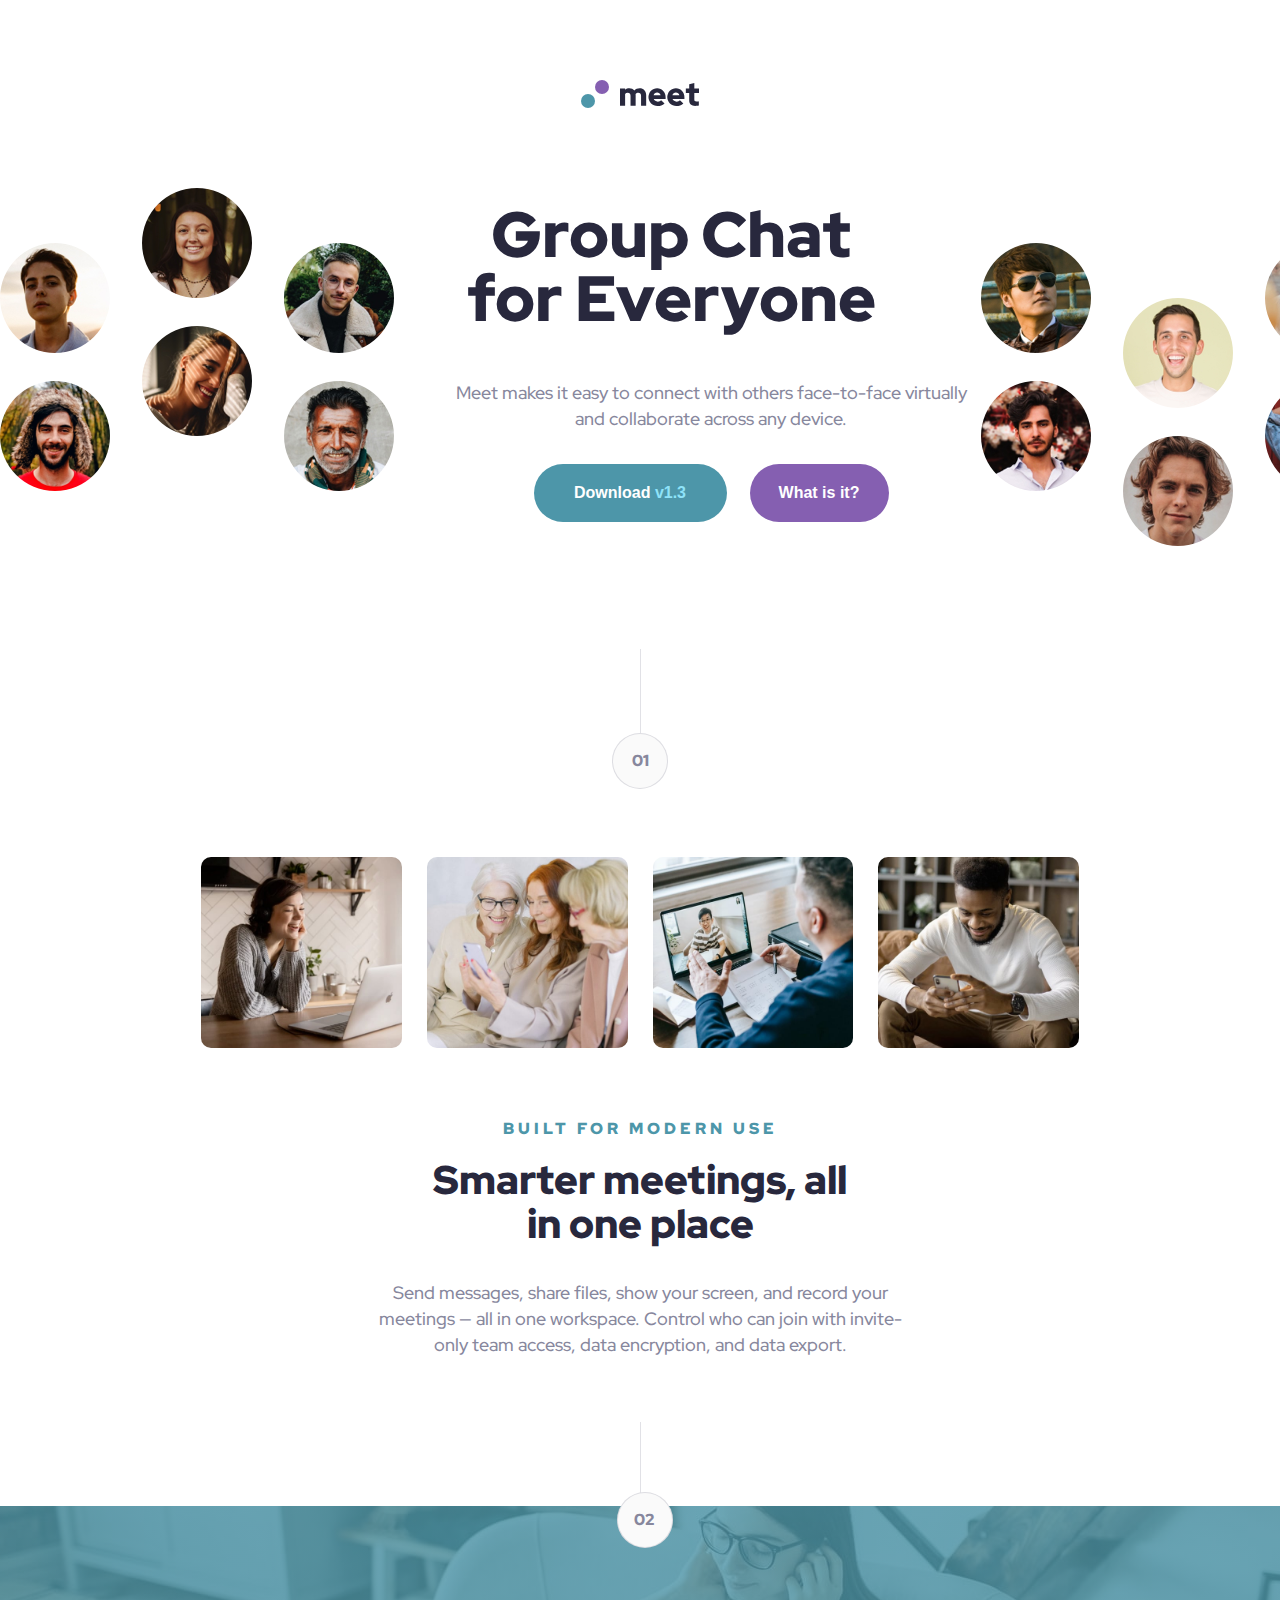
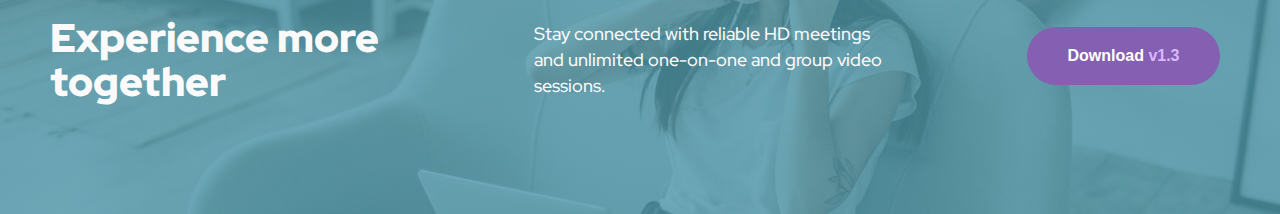
<file: index.html>
<!DOCTYPE html>
<html lang="en">
<head>
  <meta charset="UTF-8">
  <meta name="viewport" content="width=device-width, initial-scale=1">
  <link rel="icon" type="image/png" sizes="32x32" href="./assets/favicon-32x32.png">
  <link rel="preconnect" href="https://fonts.googleapis.com">
  <link rel="preconnect" href="https://fonts.gstatic.com" crossorigin>
  <link href="https://fonts.googleapis.com/css2?family=Poppins:wght@400;500;600;700&family=Red+Hat+Display:ital,wght@0,300..900;1,300..900&display=swap" rel="stylesheet">
  <link rel="stylesheet" href="style.css">
  <title>Meet landing page</title>
</head>
<body>

  <header>
    <figure class="logo">
      <img src="assets/logo.svg" alt="Meet Logo">
    </figure>
  </header>

  <main>
    <section class="intro">
      <figure class="mobile-hero">
        <img src="assets/tablet/image-hero.png" alt="">
      </figure>
      <figure class="hero-left">
        <img src="assets/desktop/image-hero-left.png" alt="">
      </figure>
      <div class="mid-section">
        <h1>Group Chat for Everyone</h1>
        <p>Meet makes it easy to connect with others face-to-face virtually and collaborate across any device.</p>
        <div class="buttons">
          <button class="download-btn"> Download <span>v1.3</span></button>
          <button class="info-btn">What is it?</button>
        </div>
      </div>
      <figure class="hero-right">
        <img src="assets/desktop/image-hero-right.png" alt="">
      </figure>
    </section>
   

    <div class="vertical-line">
      <div class="line">
        <svg xmlns="http://www.w3.org/2000/svg" width="1" height="84" 
      viewBox="0 0 1 84" fill="none">
          <path d="M0.5 83.9961V-0.00390625" stroke="#87879D" opacity="0.25"/>
        </svg>
      </div>
      <div class="circle"><p>01</p></div>
    </div>

    <section class="container">
      <figure>
        <img src="assets/desktop/image-woman-in-videocall.jpg" alt="woman in videocall">
        <img src="assets/desktop/image-women-videochatting.jpg" alt="women videochatting">
        <img src="assets/desktop/image-men-in-meeting.jpg" alt="men in meeting">
        <img src="assets/desktop/image-man-texting.jpg" alt="man texting">
      </figure>
      <h4>Built for modern use</h4>
      <h1>Smarter meetings, all in one place</h1>
      <p>Send messages, share files, show your screen, and record your meetings — all in one 
        workspace. Control who can join with invite-only team access, data encryption, and data export.</p>
    </section>

    <section class="vertical-line">
      <div class="line">
        <svg xmlns="http://www.w3.org/2000/svg" width="1" height="84" 
        viewBox="0 0 1 84" fill="none">
            <path d="M0.5 83.9961V-0.00390625" stroke="#87879D" opacity="0.25"/>
        </svg>
      </div>
      <div class="circle-two"><p>02</p></div>
    </div>
   
  </main>
  <footer>
    <div class="left-content">
      <h1>Experience more together</h1>
    </div>
    <div class="mid-content">
      <p>Stay connected with reliable HD meetings and unlimited one-on-one and group video sessions.</p>
    </div>
    <div class="right-button">
      <button>Download <span>v1.3</span></button>
    </div>
  </footer>
</body>
</html>
</file>
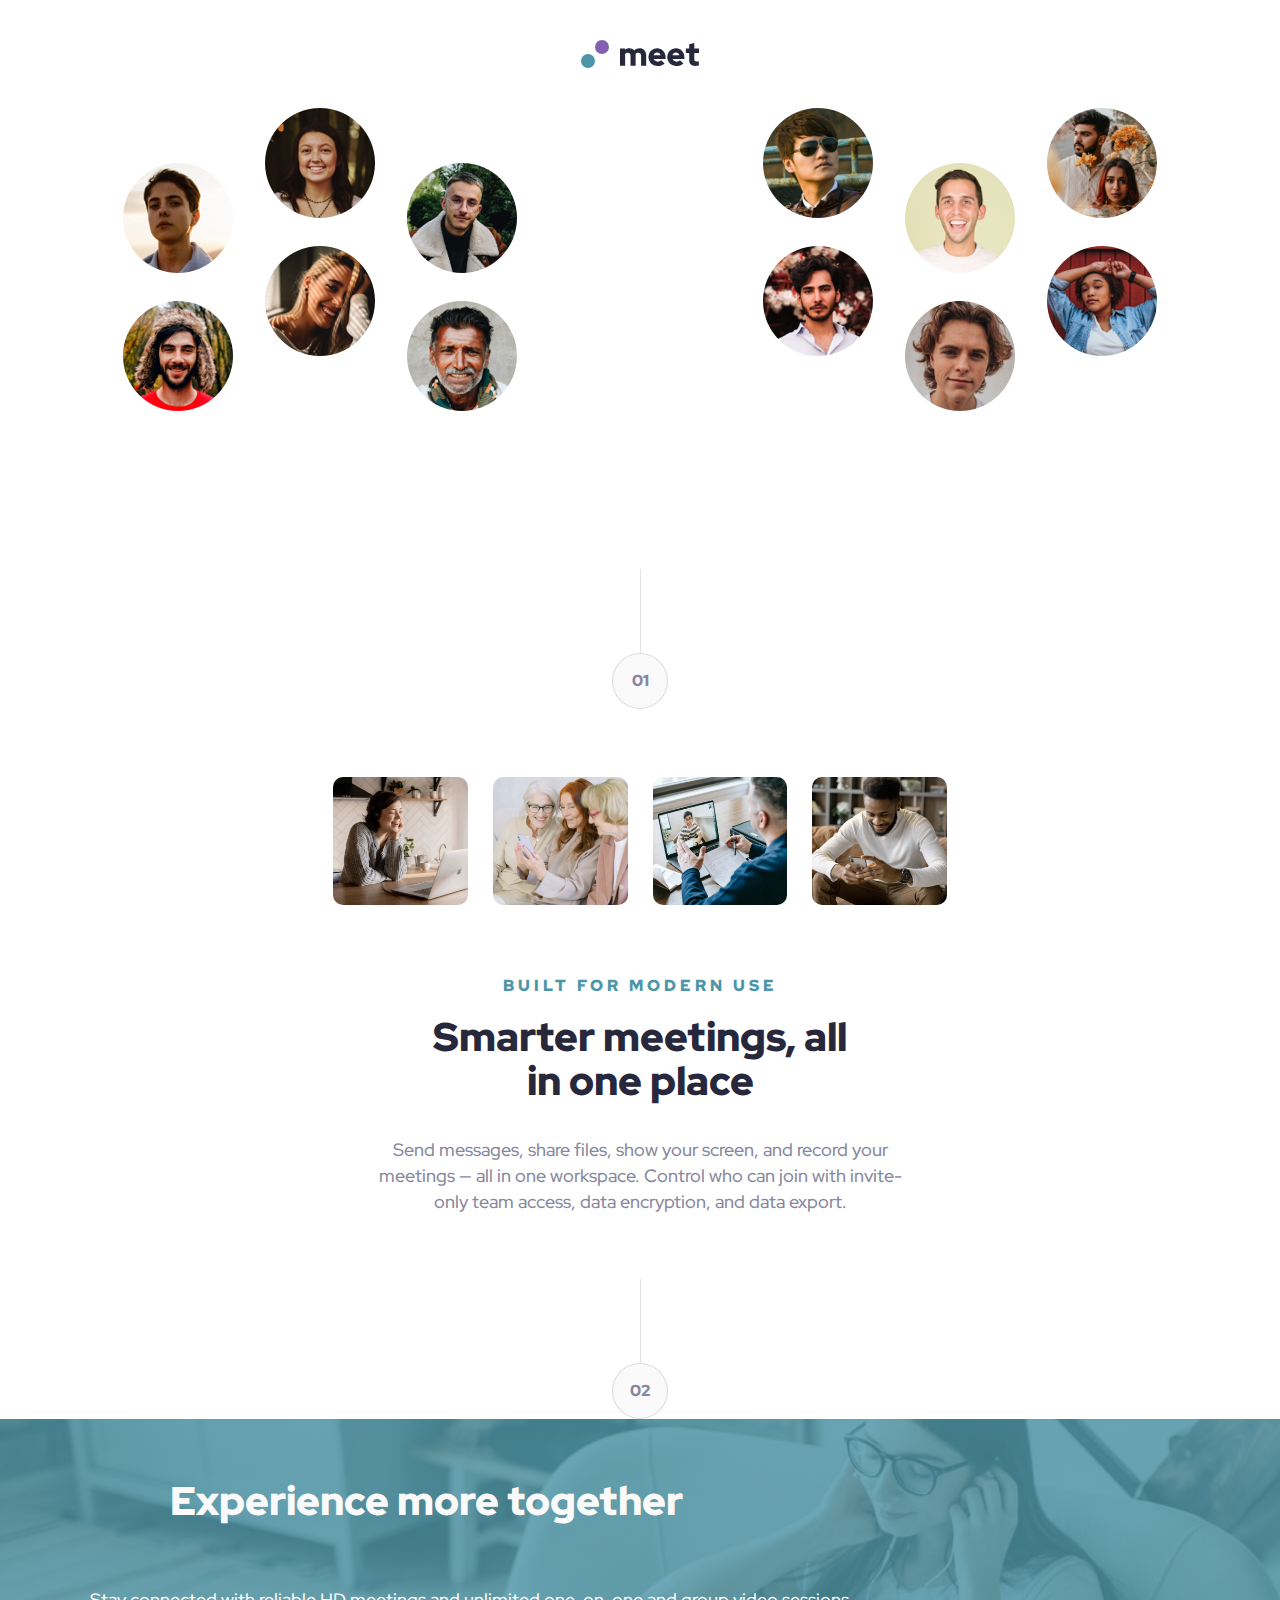
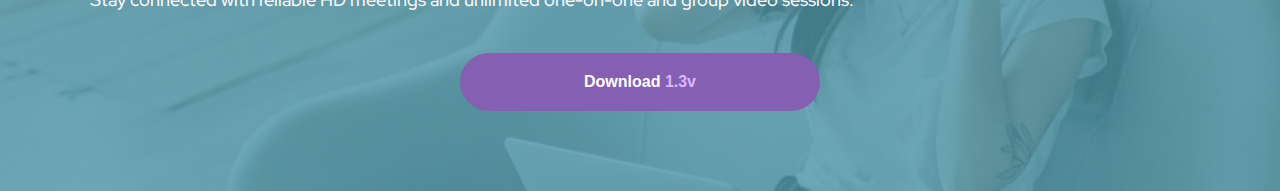
<file: landing-page/index.html>
<!DOCTYPE html>
<html lang="en">
<head>
  <meta charset="UTF-8">
  <meta name="viewport" content="width=device-width, initial-scale=1.0">
  <link rel="icon" type="image/png" sizes="32x32" href="./assets/favicon-32x32.png">
  <link rel="preconnect" href="https://fonts.googleapis.com">
  <link rel="preconnect" href="https://fonts.gstatic.com" crossorigin>
  <link href="https://fonts.googleapis.com/css2?family=Poppins:wght@400;500;600;700&family=Red+Hat+Display:ital,wght@0,300..900;1,300..900&display=swap" rel="stylesheet">
  <link rel="stylesheet" href="style.css">
  <title>Meet landing page</title>
</head>
<body>

  <header>
    <figure class="logo">
      <img src="assets/logo.svg" alt="Meet Logo">
    </figure>
  </header>

  <main>
    <section class="intro">
      <figure class="hero-left">
        <img src="assets/desktop/image-hero-left.png" alt="">
      </figure>
      <div class="mid-section">
        <h1>Group Chat for Everyone</h1>
        <p>Meet makes it easy to connect with others face-to-face virtually and collaborate across any device.</p>
        <div class="buttons">
          <button class="download-btn"> Download <span>v1.3</span></button>
          <button class="info-btn">What is it?</button>
        </div>
      </div>
      <figure class="hero-right">
        <img src="assets/desktop/image-hero-right.png" alt="">
      </figure>
    </section>

    <section class="vertical-line">
      <div class="line">
        <svg xmlns="http://www.w3.org/2000/svg" width="1" height="84" 
      viewBox="0 0 1 84" fill="none">
          <path d="M0.5 83.9961V-0.00390625" stroke="#87879D" opacity="0.25"/>
        </svg>
      </div>
      <div class="circle"><p>01</p></div>
    </section>

    <section class="container">
      <figure>
        <img src="assets/desktop/image-woman-in-videocall.jpg" alt="woman in videocall">
        <img src="assets/desktop/image-women-videochatting.jpg" alt="women videochatting">
        <img src="assets/desktop/image-men-in-meeting.jpg" alt="men in meeting">
        <img src="assets/desktop/image-man-texting.jpg" alt="man texting">
      </figure>
      <h4>Built for modern use</h4>
      <h1>Smarter meetings, all in one place</h1>
      <p>Send messages, share files, show your screen, and record your meetings — all in one 
        workspace. Control who can join with invite-only team access, data encryption, and data export.</p>
    </section>

    <section class="vertical-line">
      <div class="line">
        <svg xmlns="http://www.w3.org/2000/svg" width="1" height="84" 
        viewBox="0 0 1 84" fill="none">
            <path d="M0.5 83.9961V-0.00390625" stroke="#87879D" opacity="0.25"/>
        </svg>
      </div>
      <div class="circle"><p>02</p></div>
    </section>
   
  </main>
  <footer>
    <div class="left-content">
      <h1>Experience more together</h1>
    </div>
    <div class="mid-content">
      <p>Stay connected with reliable HD meetings and unlimited one-on-one and group video sessions.</p>
    </div>
    <div class="right-button">
      <button>Download <span>1.3v</span></button>
    </div>
  </footer>
</body>
</html>
</file>
<file: style.css>
* {
    margin: 0;
    padding: 0;
    box-sizing: border-box;
}

body{
    font-family: "Red Hat Display", sans-serif;
    font-style: normal;
    line-height: 26px;
    overflow-x: hidden;
}
header .logo {
    display: flex;
    justify-content: center;
    padding: 80px;
}
.mobile-hero{
    display: none;
}
.intro {
    display: flex;
    justify-content: space-around;
}
.hero-container {
    display: block;
}
.hero-left {
    margin-bottom: 150px;
}
.mid-section {
    text-align: center;
    padding: 0  0 48px 47px;
}
.hero-right {
    margin-top: 55px;
}
.mid-section h1 {
    width: 445px;
    font-weight: 900;
    font-size: 64px;
    line-height: 64px;
    color: #28283D;
    padding: 15px 0 15px 15px;
    
}
.mid-section p {
    width: 540px;
    font-weight: 500;
    font-size: 18px;
    line-height: 26px;
    color: #87879D;
    margin-top: 34px;
}
.buttons > .download-btn,
.buttons > .info-btn {
    color: #FFF;
    font-size: 16px;
    font-weight: 900;
    cursor: pointer;
    margin: 32px 10px 10px 10px;
    border-radius: 29px;
    border: none;   
}
.download-btn,
button {
    width: 193px;
    height: 58px;
    background: #4D96A9;     
}
.download-btn > span {
    color: #8FE3F9;
}
.download-btn:hover { 
    background-color:#71C0D4;
}
.download-btn:active {
    background-color:#71C0D4;
}
.info-btn {
    width: 139px;
    height: 58px;
    background: #855FB1;
}
.info-btn:hover {
    background-color:#B18BDD;
}
.info-btn:active {
    background-color:#B18BDD;
}

.vertical-line {
    position: relative;
    display: flex;
    flex-direction: column;
    justify-content: center;
    align-items: center;
}
.line {
    width: 1px;
    height: 84px;
    margin: 0 auto;
    
}
.circle,
.circle-two {
    width: 56px;
    height: 56px;
    border-radius: 50%;
    border: 1px solid rgba(135, 135, 157, 0.25);
    background: #FAFAFA; 
    display: flex;
    justify-content: center;
    align-items: center;
}
.circle-two {
    position: absolute;
    top: 50%; 
    left: 46%; 
    transform: translate(50%, 50%);
}
.circle p,
.circle-two p {
    margin: 0;
    color: #87879D;
    font-size: 16px;
    font-weight: 900;
}
.container {
    width: 1014px;
    margin: auto;
    display: flex;
    flex-direction: column;
    align-items: center;
    justify-content: center;
    
}
.container  figure {
    width: 100%;
    display: grid;
    grid-template-columns: 1fr 1fr 1fr 1fr;
    gap: 25px; 
    padding: 68px;
    justify-content: center;
}
.container  figure > img {
    width: 100%;
    height: auto;
    border-radius: 10px;
}
.container h4 {
    color: #4D96A9;
    font-size: 16px;
    font-weight: 900;
    line-height: 26px; /* 162.5% */
    letter-spacing: 4px;
    text-transform: uppercase;
}
.container h1 {
    width: 445px;
    color: #28283D;
    text-align: center;
    font-size: 40px;
    font-weight: 900;
    line-height: 44px; /* 110% */
    margin-top: 16px;
    margin-bottom: 34px;
}
.container p {
    width: 540px;
    color: #87879D;
    text-align: center;
    font-size: 18px;
    font-weight: 500;
    line-height: 26px; /* 144.444% */
    margin-bottom: 64px;
}

footer {
    height: 308px;
    background: linear-gradient(rgba(77, 150, 169, 0.8), rgba(77, 150, 169, 0.8)), url(assets/desktop/image-footer.jpg);
    background-size: cover;
    display: flex;
    justify-content: space-between;
    align-items: center;
    padding: 0 50px; 
}
.left-content  > h1{
    width: 350px;
    height: 88px;
    color: #FAFAFA;
    font-size: 40px;
    font-weight: 900;
    line-height: 44px; /* 110% */
}
.mid-content  > p{
    width: 350px;
    color: #FAFAFA;
    font-size: 18px;
    font-weight: 500;
    line-height: 26px; /* 144.444% */
    margin: auto;
}
.right-button {
    text-align: right;
    margin-bottom: 30px;

}
button {
    color: #FFF;
    width: 193px;
    height: 58px;
    font-size: 16px;
    font-weight: 900;
    line-height: 26px;
    cursor: pointer;
    margin: 32px 10px 10px 10px;
    border-radius: 29px;
    border: none;  
    border-radius: 29px;
    background-color: #855FB1;
}
button > span {
    color: #D9B8FF;
}
button:active {
    background: #B18BDD;; 
}
button:hover {
    background: #B18BDD;; 
}

/* Tablet view */
@media only screen and  (max-width: 768px)
{
    
    body {
        overflow-x: hidden;
        width: 100%;
    }
    .main {
        overflow-y: auto; 
        overflow-x: hidden; 
        height: 100vh; 
    }
    header .logo {
        padding: 20px; 
    }
    .intro {
        display: flex;
        flex-direction: column;
    }
    .hero-left,
    .hero-right {
        display: none;
    }
    .mobile-hero {
        width: 100%;
        order: 1;
        display: flex;
    }

    .mid-section {
        order: 2;
        text-align: center;
        margin: auto;
        padding: 40px 0 0 0;
    }

    .mid-section h1 {
        width: 445px;
        font-weight: 900;
        font-size: 64px;
        line-height: 64px;
        color: #28283D;
        margin: auto;    
    }
    .container {
        font-family: "Red Hat Display";
        width: 100%;
        max-width: 720px;
        margin: auto;
        display: flex;
        flex-direction: column;
        align-items: center;
        justify-content: center;
        
    }
    .vertical-line  > .line {
        margin-top: 30px;

    }
    .circle-two {
        position: absolute;
        top: 60%;
        left: 43%;
        transform: translate(50%, 50%);
    }
    footer {
        background-image: linear-gradient(rgba(77, 150, 169, 0.8), rgba(77, 150, 169, 0.8)), url(assets/tablet/image-footer.jpg);
        font-family: "Red Hat Display";
        padding: 60px;
        height: auto;
        flex-direction: column;
        align-items: flex-start;

    }
    .left-content > h1,
    .mid-content > p,
    .right-button {
        width: 100%;
        text-align: center;
    }
    .left-content {
        padding: 20px 130px;
    }
    .mid-content {
        padding: 0 50px;
    }
    .mid-content > p {
        font-size: 18px;
        font-style: normal;
        font-weight: 500;
        padding: 15px;
    }
    .right-button {
        margin-top: 30px;
    }

    button {
        width: 30%;
        margin: 10px 0;
    }
}


/*  Mobile screen */
@media only screen and (max-width: 320px) {
    header .logo {
        padding: 20px; 
    }
    .main {
        overflow-y: hidden;
    }
    .intro {
        display: flex;
    }
    .hero-left,
    .hero-right {
        display: none;
    }
    .mobile-hero > img {
        display: flex;
        width: 100%;
        height: auto;
    }
    .mid-section {
        padding: 0;
        margin: 0;
    }
    .mid-section  > h1 {
        width: 327px;
        color: #28283D;
        font-size: 40px;
        font-weight: 900;
        line-height: 44px;
        padding: 30px 30px 0 30px;
    }
    .mid-section > p {
        width: 327px;
        color: #87879D;
        /* text-align: center; */
        font-size: 1rem;
        font-weight: 500;
        line-height: 26px;
        padding: 0 40px 0 40px; 

    } 
    .buttons > .info-btn {
        margin-top: 0;
    }

    .container {
        max-width: 320px;
        margin: auto;
        display: flex;
        flex-direction: column;
        align-items: center;
        justify-content: center;
        
    }
    .container  figure {
        width: 100%;
        display: grid;
        grid-template-columns: 1fr 1fr;
        gap: 25px; 
        padding: 20px;
        justify-content: center;
    }
    .container  figure > img {
        width: 100%;
        height: auto;
        border-radius: 10px;
    }
    .container h4,
    .container h1,
    .container p {
        width: 300px;
    } 
    .container h4 {
        color: #4D96A9;
        font-size: 16px;
        font-weight: 900;
        line-height: 26px;
        letter-spacing: 4px;
        text-transform: uppercase;
        padding: 15px 12px 10px 12px;
    }
    .container h1 {
        color: #28283D;
        text-align: center;
        font-size: 32px;
        font-weight: 900;
        line-height: 36px; /* 112.5% */
        padding: 0 2px 0 2px;
    }
    .container p {
        color: #87879D;
        text-align: center;
        font-size: 16px;
        font-weight: 500;
        line-height: 26px; /* 162.5% */
        margin: 0;
        padding: 0 11px 11px 11px;
    }
    .circle-two {
        position: absolute;
        top: 60%;
        left: 33%;
        transform: translate(50%, 40%);
    }
    footer {
        background-image: linear-gradient(rgba(77, 150, 169, 0.8), rgba(77, 150, 169, 0.8)) ,url(assets/mobile/image-footer.jpg);
        font-family: "Red Hat Display";
        padding: 20px;
        height: auto;
        display: flex;
        flex-direction: column;
        padding: 40px 20px 20px 20px;

    }
    .left-content > h1,
    .mid-content > p,
    .right-button {
        max-width: 327px;
        text-align: center;
    }
    .left-content > h1 {
        color: #FAFAFA;
        font-size: 32px;
        font-weight: 900;
        line-height: 36px;
        padding: 20px 5px 5px 5px;
    }
    .left-content {
        padding: 0;
    }
    .mid-content {
        padding: 0;
    }
    .mid-content > p {
        color: #FAFAFA;
        font-size: 18px;
        font-weight: 500;
        line-height: 26px;
        margin-top: 25px;
    }
    .right-button {
        margin-top: 10px;
    }

    .right-button > button {
        width: 70%;
        margin: 10px 0;
    }

  
  }
</file>
<file: landing-page/style.css>
* {
    margin: 0;
    padding: 0;
    box-sizing: border-box;
}

body{
    font-family: "Red Hat Display", sans-serif;
    font-optical-sizing: auto;
    font-style: normal;
    line-height: 26px;
    overflow: auto;
    /* display: flex; */
    /* position: relative; */
    max-width: 100%;
    /* overflow-x: hidden; */
}
header .logo {
    display: flex;display: flex;
    justify-content: center;
    padding: 80px;
}
.intro {
    display: flex;
    justify-content: space-around;
}
.hero-left {
    margin-bottom: 150px;
}
.mid-section {
    text-align: center;
    padding: 0 0 48px 47px;

}
.mid-section h1 {
    width: 445px;
    font-weight: 900;
    font-size: 64px;
    line-height: 64px;
    color: #28283D;
    padding: 15px 0 15px 15px;
    
}
.mid-section p {
    width: 540px;
    font-weight: 500;
    font-size: 18px;
    line-height: 26px;
    color: #87879D;
    margin-top: 34px;
}
.buttons > .download-btn,
.buttons > .info-btn {
    color: #FFF;
    font-size: 16px;
    font-weight: 900;
    cursor: pointer;
    margin: 32px 10px 10px 10px;
    border-radius: 29px;
    border: none;   
}
.download-btn,
button {
    width: 193px;
    height: 58px;
    background: #4D96A9;     
}
.download-btn > span {
    color: #8FE3F9;
}
.info-btn {
    width: 139px;
    height: 58px;
    background: #855FB1;
}
.hero-right {
    margin-top: 55px;
}
.vertical-line {
    display: flex;
    flex-direction: column;
    justify-content: center;
    align-items: center;
}
.line {
    width: 1px;
    height: 84px;
    margin: 0 auto;
    
}
.circle {
    width: 56px;
    height: 56px;
    border-radius: 50%;
    border: 1px solid rgba(135, 135, 157, 0.25);
    background: #FAFAFA; 
    display: flex;
    justify-content: center;
    align-items: center;
}
.circle p {
    margin: 0;
    color: #87879D;
    font-size: 16px;
    font-weight: 900;
}
.container {
    width: 1014px;
    margin: auto;
    display: flex;
    flex-direction: column;
    align-items: center;
    justify-content: center;
    
}
.container  figure {
    width: 100%;
    display: grid;
    grid-template-columns: 1fr 1fr 1fr 1fr;
    gap: 25px; 
    padding: 68px;
    justify-content: center;
}
.container  figure > img {
    width: 100%;
    height: auto;
    border-radius: 10px;
}
.container h4 {
    color: #4D96A9;
    font-size: 16px;
    font-weight: 900;
    line-height: 26px; /* 162.5% */
    letter-spacing: 4px;
    text-transform: uppercase;
}
.container h1 {
    width: 445px;
    color: #28283D;
    text-align: center;
    font-size: 40px;
    font-weight: 900;
    line-height: 44px; /* 110% */
    margin-top: 16px;
    margin-bottom: 34px;
}
.container p {
    width: 540px;
    color: #87879D;
    text-align: center;
    font-size: 18px;
    font-weight: 500;
    line-height: 26px; /* 144.444% */
    margin-bottom: 64px;
}
footer {
    height: 308px;
    background: linear-gradient(rgba(77, 150, 169, 0.8), rgba(77, 150, 169, 0.8)), url(assets/desktop/image-footer.jpg);
    background-size: cover;
    display: flex;
    justify-content: space-between;
    align-items: center;
    padding: 0 50px; /* Adjust the padding as needed */ 
}
.left-content  > h1{
    width: 350px;
    height: 88px;
    color: #FAFAFA;
    font-size: 40px;
    font-weight: 900;
    line-height: 44px; /* 110% */
}
.mid-content  > p{
    width: 350px;
    color: #FAFAFA;
    font-size: 18px;
    font-weight: 500;
    line-height: 26px; /* 144.444% */
    margin: auto;
}
.right-button {
    text-align: right;
    margin-bottom: 30px;

}
button {
    color: #FFF;
    width: 193px;
    height: 58px;
    font-size: 16px;
    font-weight: 900;
    line-height: 26px;
    cursor: pointer;
    margin: 32px 10px 10px 10px;
    border-radius: 29px;
    border: none;  
    border-radius: 29px;
    background-color: #855FB1;
}
button > span {
    color: #D9B8FF;
}
button:active {
    background: #B18BDD; 
}
button:hover {
    background: #B18BDD; 
}

/* Tablet responsive */

@media only screen and  (min-width: 768px)
{
    header .logo {
        padding: 40px; /* Reduced padding */
    }
    .mid-section {
        display: none; /* This will hide the mid section on tablet view */
    }
    .hero-right {
        margin-top: 0;
    }
    .container {
        font-family: "Red Hat Display";
        width: 750px;
        margin: auto;
        display: flex;
        flex-direction: column;
        align-items: center;
        justify-content: center;
        
    }
    footer {
        font-family: "Red Hat Display";
        padding: 40px;
        height: auto;
        flex-direction: column;
        align-items: flex-start;

    }
    .left-content > h1,
    .mid-content > p,
    .right-button {
        width: 100%;
        text-align: center;
    }
    .left-content {
        padding: 20px 130px;
    }
    .mid-content {
        padding: 0 50px;
    }
    .mid-content > p {
        font-size: 18px;
        font-style: normal;
        font-weight: 500;
    }
    .right-button {
        margin-top: 30px;
    }

    button {
        width: 30%;
        margin: 10px 0;
    }
}


/*  Mobile screen */
@media only screen and (max-width: 320px) {
    header .logo {
        padding: 20px; /* Reduced padding */
    }
    .intro {
        display: flex;
    }
    .hero-left, .hero-right {
        order: 1; /* Images first */
        width: 50%; /* Images take half the width each */
    }
    .hero-left img, .hero-right img {
        width: 100%; /* Images take full width of their parent */
    }
    .mid-section {
        order: 2; /* Mid section below images */
        width: 100%; /* Mid section takes full width */
    }
    .container {
        width: 380px;
        margin: auto;
        display: flex;
        flex-direction: column;
        align-items: center;
        justify-content: center;
        
    }
    .container  figure {
        width: 100%;
        display: grid;
        grid-template-columns: 1fr 1fr;
        gap: 25px; 
        padding: 68px;
        justify-content: center;
    }
    .container  figure > img {
        width: 100%;
        height: auto;
        border-radius: 10px;
    }
    .container h4 h1 p {
        width: 327px;
    } 
  
  }
</file>
